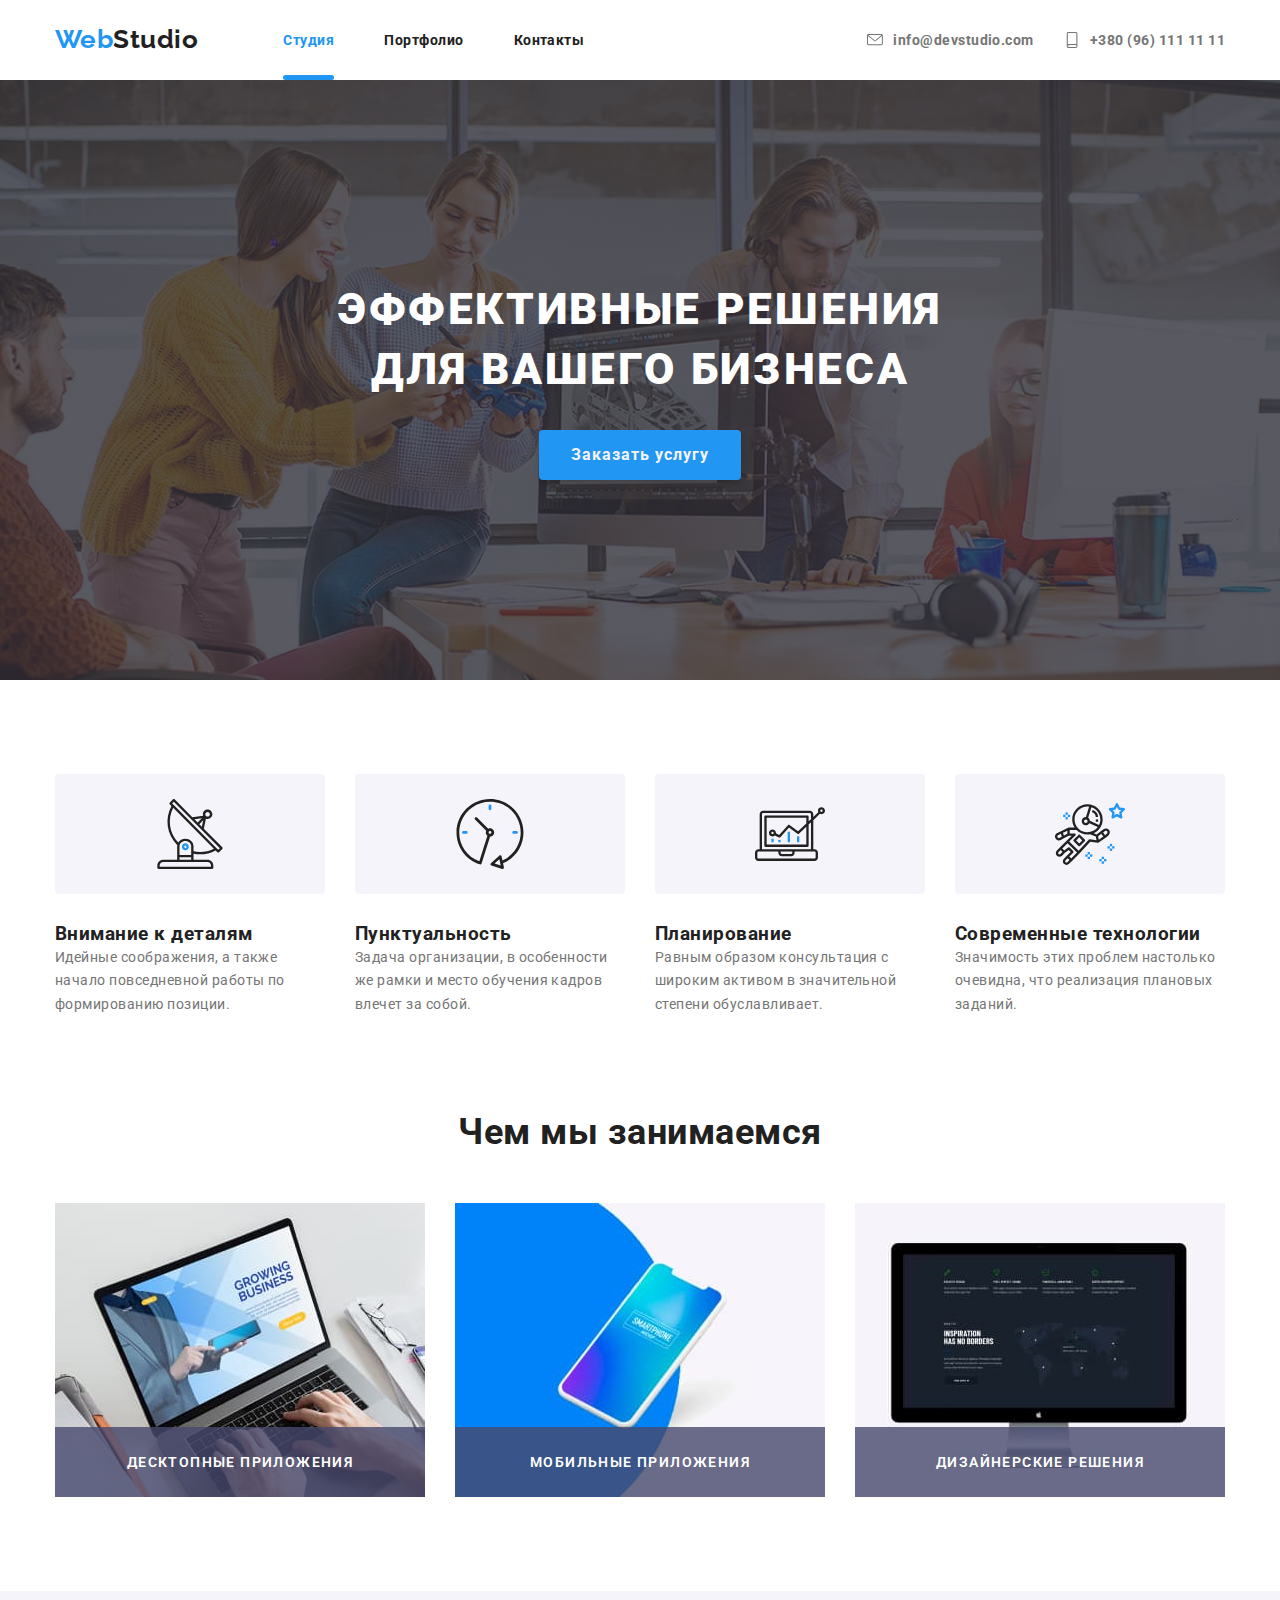
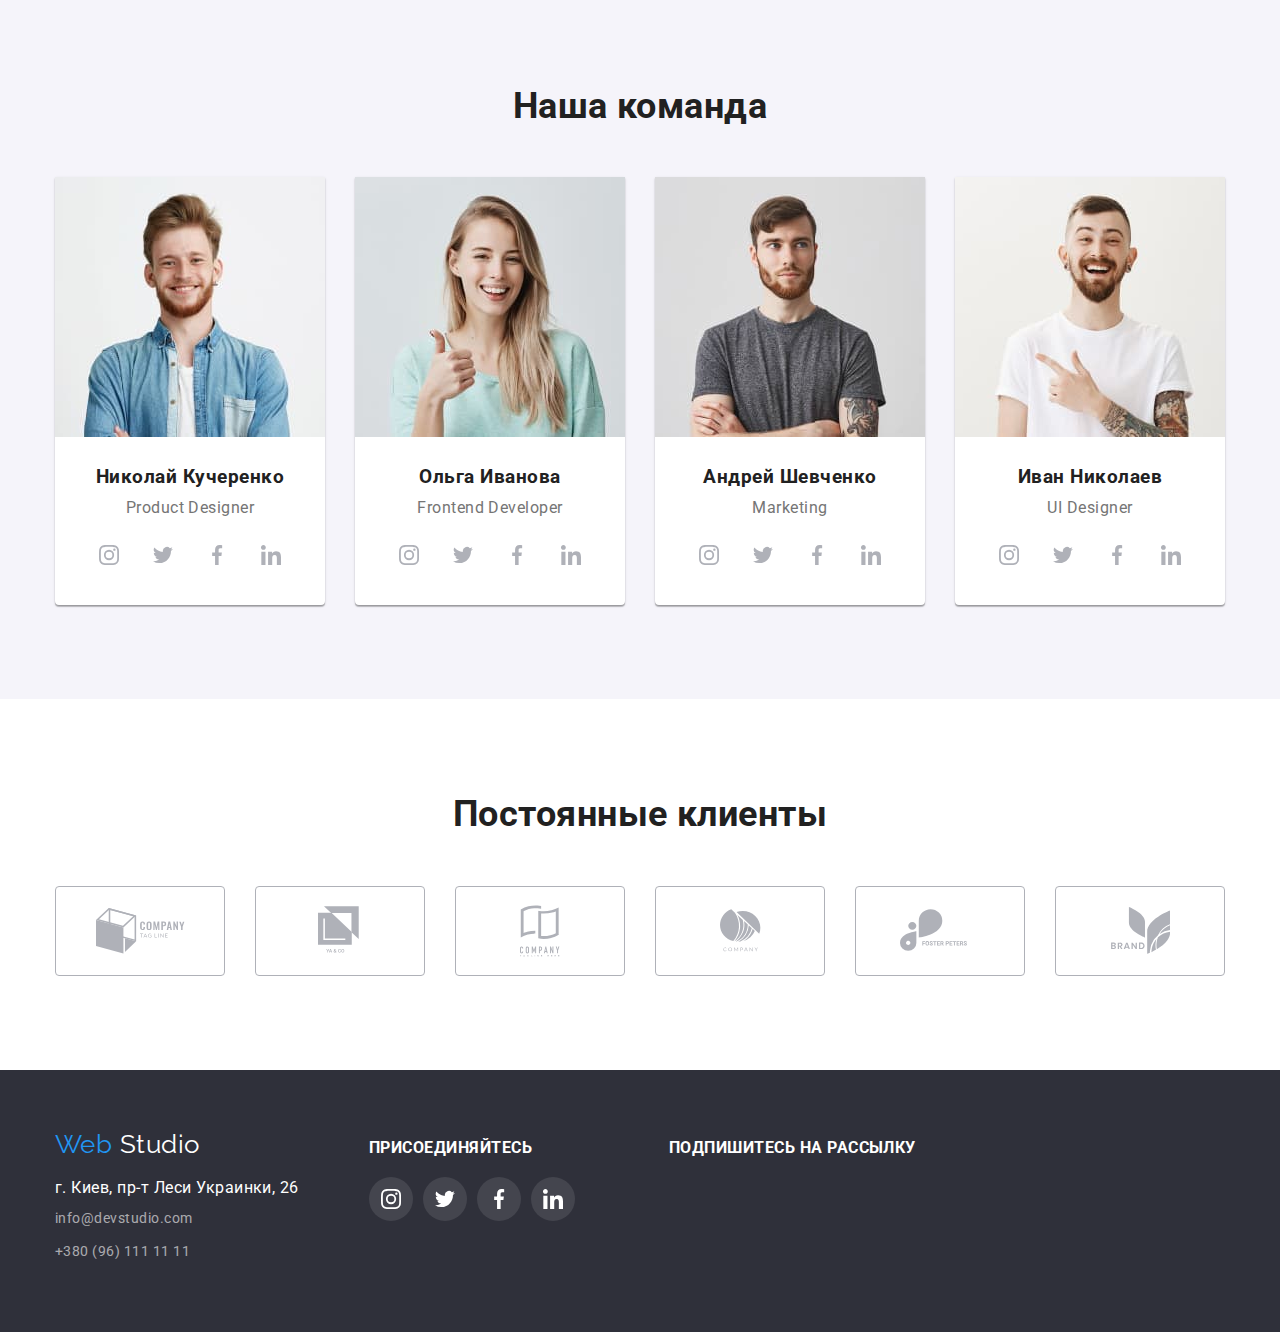
<file: index.html>
<!DOCTYPE html>
<html lang="ru">
<head>
    <meta charset="UTF-8">
    <meta name="viewport" content="width=device-width, initial-scale=1.0">
    <link href="https://fonts.googleapis.com/css2?family=Roboto:wght@400;600&display=swap" rel="stylesheet">
    <link href="https://fonts.googleapis.com/css2?family=Raleway:wght@700&display=swap" rel="stylesheet">
    <link rel="stylesheet" href="./css/normalize.css">
    <link rel="stylesheet" href="./css/styles.css">
    <title>Web Studio</title>
</head>

<body>
    <header class="index-no-border">
        <div class="section container flex-container">
            <nav class="top flex-container">
                <a class="logo" href="./index.html" aria-label="Главная страница"><span>Web</span> Studio</a>
                <ul class="top-nav-ul flex-container">
                    <li><a href="#" class="active-page hover-effect">Студия</a></li>
                    <li><a href="./portfolio.html" class="hover-effect menu-hover-underline">Портфолио</a></li>
                    <li><a href="#" class="hover-effect menu-hover-underline">Контакты</a></li>
                </ul>
            </nav>
            <address class="addres-header flex-container">
                <ul class="contact flex-container">
                    <li>
                        <a href="mailto:info@devstudio.com" class="hover-effect" aria-label="e-mail">
                            <svg class="address-icon">
                                <use href="./images/sprite.svg#envelope"></use>
                            </svg>
                            <span>info@devstudio.com</span>
                        </a>
                    </li>
                    <li>
                        <a href="tel:+380961111111" class="hover-effect" aria-label="Телефон">
                            <svg class="address-icon">
                                <use href="./images/sprite.svg#smartphone"></use>
                            </svg>
                            <span>+380 (96) 111 11 11</span>
                        </a>
                    </li>
                </ul>
            </address>
        </div>
    </header>
    <main>
        <section class="hero">
                <h1>Эффективные решения <br> для вашего бизнеса</h1>
                <button>Заказать услугу</button>
        </section>

        <section class="section benefits">
            <div class="container">
                <h2 class="hidden-header-h">Наши преимущества</h2>
                <ul class="benefits-list flex-container">
                    <li>
<!--                         <div class="placeholder-for-icon in-block-center-position">
                            <svg class="benefits-icon">
                                <use href="./images/sprite.svg#antenna"></use>
                            </svg>
                        </div> -->
                        <h3 class="antena">Внимание к деталям</h3>
                        <p>Идейные соображения, а также начало повседневной работы по формированию позиции.</p>
                    </li>
                    <li>
<!--                         <div class="placeholder-for-icon in-block-center-position">
                            <svg class="benefits-icon">
                                <use href="./images/sprite.svg#clock"></use>
                            </svg>
                        </div> -->
                        <h3 class="clock">Пунктуальность</h3>
                        <p>Задача организации, в особенности же рамки и место обучения кадров влечет за собой.</p>
                    </li>
                    <li>
<!--                         <div class="placeholder-for-icon in-block-center-position">
                            <svg class="benefits-icon">
                                <use href="./images/sprite.svg#diagram"></use>
                            </svg>
                        </div> -->
                        <h3 class="diagram">Планирование</h3>
                        <p>Равным образом консультация с широким активом в значительной степени обуславливает.</p>
                    </li>
                    <li>
<!--                         <div class="placeholder-for-icon in-block-center-position">
                            <svg class="benefits-icon">
                                <use href="./images/sprite.svg#astronaut"></use>
                            </svg>
                        </div> -->
                        <h3 class="astronaut">Современные технологии</h3>
                        <p>Значимость этих проблем настолько очевидна, что реализация плановых заданий.</p>
                    </li>
                </ul>
            </div>
        </section>

        <section class="section what-we-do">
            <div class="container">
                <h2 class="section-title">Чем мы занимаемся</h2>
                <ul class="what-we-do-list flex-container">
                    <li class="what-we-do-li">
                        <a href="#"><h3>Десктопные приложения</h3></a>
                        <img src="./images/what-we-do/notebook.jpg" alt="Ноутбук">
                    </li>
                    <li class="what-we-do-li">
                        <a href="#"><h3>Мобильные приложения</h3></a>
                        <img src="./images/what-we-do/smart.jpg" alt="Смарфон">
                    </li>
                    <li class="what-we-do-li">
                        <a href="#"><h3>Дизайнерские решения</h3></a>
                        <img src="./images/what-we-do/mac.jpg" alt="Компютер">
                    </li>
                </ul>
            </div>
        </section>

        <div class="wrapper-full-width">
            <section class="section our-team">
                <div class="container">
                    <h2 class="section-title">Наша команда</h2>
                    <ul class="our-team-list flex-container">
                        <li class="our-team-member">
                            <img src="./images/team/nikolai.jpg" alt="Фото Николая">
                            <h3>Николай Кучеренко</h3>
                            <b>Product Designer</b>
                            <ul class="social flex-container">
                                <li>
                                    <a href="#" aria-label="Instagram">
                                        <svg class="link-icon">
                                            <use href="./images/sprite.svg#instagram"></use>
                                        </svg>
                                    </a>
                                </li>
                                <li>
                                    <a href="#" aria-label="Twitter">
                                        <svg class="link-icon">
                                            <use href="./images/sprite.svg#twitter"></use>
                                        </svg>
                                    </a>
                                </li>
                                <li>
                                    <a href="#" aria-label="Facebook">
                                        <svg class="link-icon">
                                            <use href="./images/sprite.svg#facebook"></use>
                                        </svg>
                                    </a>
                                </li>
                                <li>
                                    <a href="#" aria-label="Linkedin">
                                        <svg class="link-icon">
                                            <use href="./images/sprite.svg#linkedin"></use>
                                        </svg>
                                    </a>
                                </li>
                            </ul>
                        </li>
                        <li class="our-team-member">
                            <img src="./images/team/olga.jpg" alt="Фото Ольги">
                            <h3>Ольга Иванова</h3>
                            <b>Frontend Developer</b>
                            <ul class="social flex-container">
                                <li>
                                    <a href="#" aria-label="Instagram">
                                        <svg class="link-icon">
                                            <use href="./images/sprite.svg#instagram"></use>
                                        </svg>
                                    </a>
                                </li>
                                <li>
                                    <a href="#" aria-label="Twitter">
                                        <svg class="link-icon">
                                            <use href="./images/sprite.svg#twitter"></use>
                                        </svg>
                                    </a>
                                </li>
                                <li>
                                    <a href="#" aria-label="Facebook">
                                        <svg class="link-icon">
                                            <use href="./images/sprite.svg#facebook"></use>
                                        </svg>
                                    </a>
                                </li>
                                <li>
                                    <a href="#" aria-label="Linkedin">
                                        <svg class="link-icon">
                                            <use href="./images/sprite.svg#linkedin"></use>
                                        </svg>
                                    </a>
                                </li>
                            </ul>
                        </li>
                        <li class="our-team-member">
                            <img src="./images/team/andrei.jpg" alt="Фото Андрея">
                            <h3>Андрей Шевченко</h3>
                            <b>Marketing</b>
                            <ul class="social flex-container">
                                <li>
                                    <a href="#" aria-label="Instagram">
                                        <svg class="link-icon">
                                            <use href="./images/sprite.svg#instagram"></use>
                                        </svg>
                                    </a>
                                </li>
                                <li>
                                    <a href="#" aria-label="Twitter">
                                        <svg class="link-icon">
                                            <use href="./images/sprite.svg#twitter"></use>
                                        </svg>
                                    </a>
                                </li>
                                <li>
                                    <a href="#" aria-label="Facebook">
                                        <svg class="link-icon">
                                            <use href="./images/sprite.svg#facebook"></use>
                                        </svg>
                                    </a>
                                </li>
                                <li>
                                    <a href="#" aria-label="Linkedin">
                                        <svg class="link-icon">
                                            <use href="./images/sprite.svg#linkedin"></use>
                                        </svg>
                                    </a>
                                </li>
                            </ul>
                        </li>
                        <li class="our-team-member">
                            <img src="./images/team/ivan.jpg" alt="Фото Ивана">
                            <h3>Иван Николаев</h3>
                            <b>UI Designer</b>
                            <ul class="social flex-container">
                                <li>
                                    <a href="#" aria-label="Instagram">
                                        <svg class="link-icon">
                                            <use href="./images/sprite.svg#instagram"></use>
                                        </svg>
                                    </a>
                                </li>
                                <li>
                                    <a href="#" aria-label="Twitter">
                                        <svg class="link-icon">
                                            <use href="./images/sprite.svg#twitter"></use>
                                        </svg>
                                    </a>
                                </li>
                                <li>
                                    <a href="#" aria-label="Facebook">
                                        <svg class="link-icon">
                                            <use href="./images/sprite.svg#facebook"></use>
                                        </svg>
                                    </a>
                                </li>
                                <li>
                                    <a href="#" aria-label="Linkedin">
                                        <svg class="link-icon">
                                            <use href="./images/sprite.svg#linkedin"></use>
                                        </svg>
                                    </a>
                                </li>
                            </ul>
                        </li>
                    </ul>
                </div>
            </section>
        </div>
        <section class="section clients">
            <div class="container">
                <h2 class="section-title">Постоянные клиенты</h2>
                <ul class="clients-list flex-container">
                    <li class="in-block-center-position">
                        <a href="#" aria-label="Лого Клиента 1">
                            <svg width="89" height="46" class="client-icon">
                                <use href="./images/sprite.svg#client1"></use>
                            </svg>                                
                        </a>
                    </li>
                    <li class="in-block-center-position">
                        <a href="#" aria-label="Лого Клиента 2">
                            <svg width="45" height="50" class="client-icon">
                                <use href="./images/sprite.svg#client2"></use>
                            </svg>
                        </a>
                    </li>
                    <li class="in-block-center-position">
                        <a href="#" aria-label="Лого Клиента 3">
                            <svg width="40" height="52" class="client-icon">
                                <use href="./images/sprite.svg#client3"></use>
                            </svg>
                        </a>
                    </li>
                    <li class="in-block-center-position">
                        <a href="#" aria-label="Лого Клиента 4">
                            <svg width="41" height="43" class="client-icon">
                                <use href="./images/sprite.svg#client4"></use>
                            </svg>
                        </a>
                    </li>
                    <li class="in-block-center-position">
                        <a href="#" aria-label="Лого Клиента 5">
                            <svg width="80" height="43" class="client-icon">
                                <use href="./images/sprite.svg#client5"></use>
                            </svg>
                        </a>
                    </li>
                    <li class="in-block-center-position">
                        <a href="#" aria-label="Лого Клиента 6">
                            <svg width="59" height="47" class="client-icon">
                                <use href="./images/sprite.svg#client6"></use>
                            </svg>
                        </a>
                    </li>
                </ul>
            </div>
        </section>
    </main>

    <footer>
        <div class="wrapper-in-footer section flex-container">
            <div class="logo-and-contact">
                <a class="logo" href="./index.html" aria-label="Главная страница"><span>Web</span> Studio</a>
                <address class="addres-footer">
                    <ul>
                        <li>г. Киев, пр-т Леси Украинки, 26</li>
                        <li><a href="mailto:info@devstudio.com">info@devstudio.com</a></li>
                        <li><a href="tel:+380961111111">+380 (96) 111 11 11</a></li>
                    </ul>
                </address>
            </div>
            <div class="join">
                <b>ПРИСОЕДИНЯЙТЕСЬ</b>
                <ul class="social flex-container">
                    <li>
                        <a href="#" aria-label="Instagram">
                            <svg class="link-icon">
                                <use href="./images/sprite.svg#instagram"></use>
                            </svg>
                        </a>
                    </li>
                    <li>
                        <a href="#" aria-label="Twitter">
                            <svg class="link-icon">
                                <use href="./images/sprite.svg#twitter"></use>
                            </svg>
                        </a>
                    </li>
                    <li>
                        <a href="#" aria-label="Facebook">
                            <svg class="link-icon">
                                <use href="./images/sprite.svg#facebook"></use>
                            </svg>
                        </a>
                    </li>
                    <li>
                        <a href="#" aria-label="Linkedin">
                            <svg class="link-icon">
                                <use href="./images/sprite.svg#linkedin"></use>
                            </svg>
                        </a>
                    </li>
                </ul>
            </div>
            <div class="subscribe">
                <b>ПОДПИШИТЕСЬ НА РАССЫЛКУ</b>
            </div>
        </div>
    </footer>
</body>
</html>
</file>
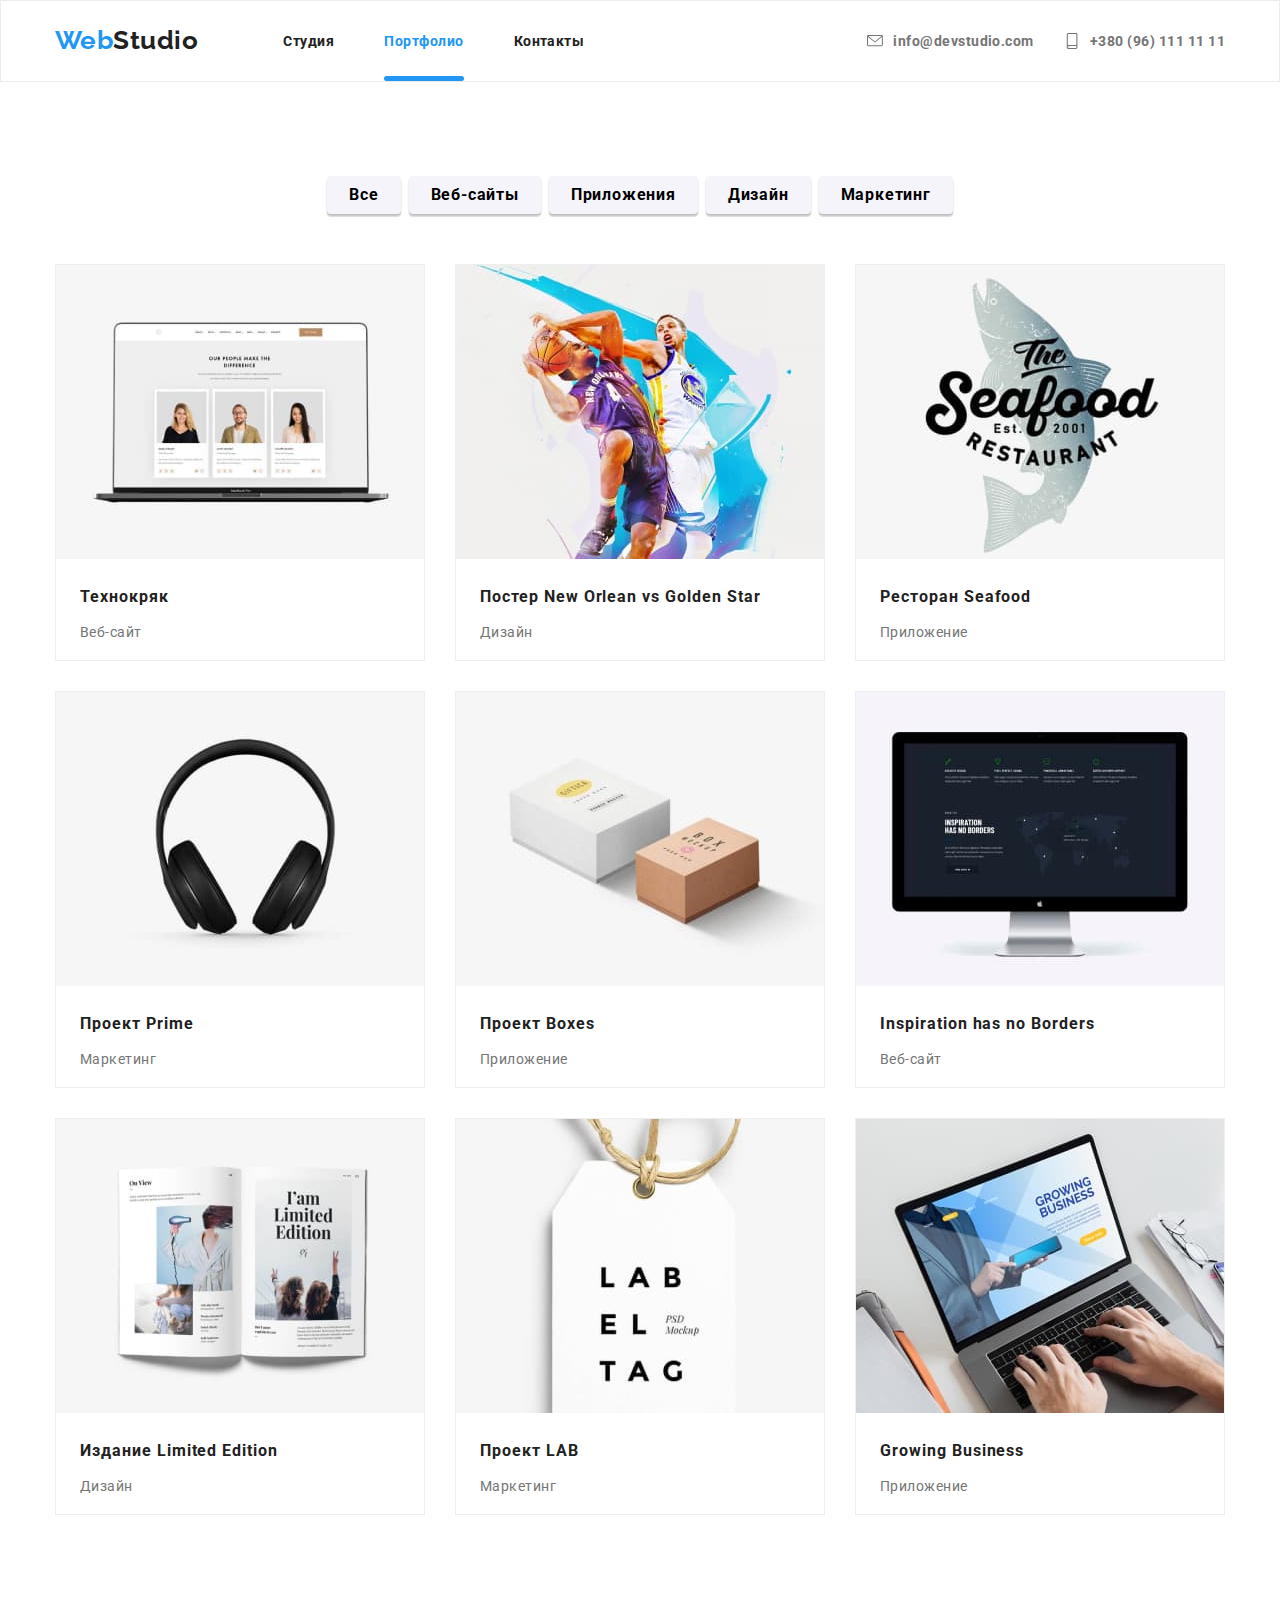
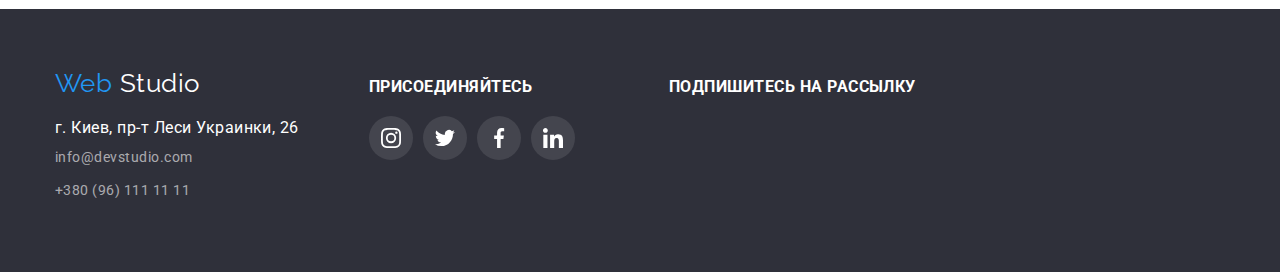
<file: portfolio.html>
<!DOCTYPE html>
<html lang="ru">
<head>
    <meta charset="UTF-8">
    <meta name="viewport" content="width=device-width, initial-scale=1.0">
    <link href="https://fonts.googleapis.com/css2?family=Roboto:wght@400;600&display=swap" rel="stylesheet">
    <link href="https://fonts.googleapis.com/css2?family=Raleway:wght@700&display=swap" rel="stylesheet">
    <link rel="stylesheet" href="./css/normalize.css">
    <link rel="stylesheet" href="./css/styles.css">
    <title>Web Studio</title>
</head>

<body>
    <header>
        <div class="section container flex-container">
            <nav class="top flex-container">
                <a class="logo" href="./index.html" aria-label="Главная страница"><span>Web</span> Studio</a>
                <ul class="top-nav-ul flex-container">
                    <li><a href="./index.html" class="hover-effect menu-hover-underline">Студия</a></li>
                    <li><a href="#" class="active-page hover-effect">Портфолио</a></li>
                    <li><a href="#" class="hover-effect menu-hover-underline">Контакты</a></li>
                </ul>
            </nav>

            <address class="addres-header flex-container">
                <ul class="contact flex-container">
                    <li class="envelope">
                        <a href="mailto:info@devstudio.com" class="hover-effect" aria-label="e-mail">
                            <svg class="address-icon">
                                <use href="./images/sprite.svg#envelope"></use>
                            </svg>
                            <span>info@devstudio.com</span>
                        </a>
                    </li>
                    <li class="phone">
                        <a href="tel:+380961111111" class="hover-effect" aria-label="Телефон">
                            <svg class="address-icon">
                                <use href="./images/sprite.svg#smartphone"></use>
                            </svg>
                            <span>+380 (96) 111 11 11</span>
                        </a>
                    </li>
                </ul>
            </address>
        </div>
    </header>
    <main>
        <section class="section portfolio">
            <div class="container">
                <h1 class="hidden-header-h">Портфолио</h1>
                <ul class="btn-group flex-container">
                    <li><button type="button">Все</button></li>
                    <li><button type="button">Веб-сайты</button></li>
                    <li><button type="button">Приложения</button></li>
                    <li><button type="button">Дизайн</button></li>
                    <li><button type="button">Маркетинг</button></li>
                </ul>
                <ul class="ul-portfolio flex-container">
                    <li>
                        <a href="#" aria-label="Ноутбук Технокряк">
                            <div>
                                <p class="hover-text">
                                    Технокряк это современная площадка распространения коронавируса.
                                    Компании используют эту платформу для цифрового шпионажа и атак
                                    на защищённые сервера конкурентов.
                                </p>
                                <img src="./images/portfolio/project1.jpg" alt="Ноутбук Технокряк">
                            </div>
                            <h2>Технокряк</h2>
                            <p class="filter">Веб-сайт</p>
                        </a>
                    </li>
                    <li>
                        <a href="#" aria-label="Постер Баскербол">
                            <div>
                                <p class="hover-text">
                                    Технокряк это современная площадка распространения коронавируса.
                                    Компании используют эту платформу для цифрового шпионажа и атак
                                    на защищённые сервера конкурентов.
                                </p>
                                <img src="./images/portfolio/project2.jpg" alt="Постер Баскербол">
                            </div>
                            <h2>Постер New Orlean vs Golden Star</h2>
                            <p class="filter">Дизайн</p>
                        </a>
                    </li>
                    <li>
                        <a href="#" aria-label="Ресторан Seafood">
                            <div>
                                <p class="hover-text">
                                    Технокряк это современная площадка распространения коронавируса.
                                    Компании используют эту платформу для цифрового шпионажа и атак
                                    на защищённые сервера конкурентов.
                                </p>
                                <img src="./images/portfolio/project3.jpg" alt="Лого Ресторана Seafood">
                            </div>
                            <h2>Ресторан Seafood</h2>
                            <p class="filter">Приложение</p>
                        </a>
                    </li>
                    <li>
                        <a href="#" aria-label="Проект Prime">
                            <div>
                                <p class="hover-text">
                                    Технокряк это современная площадка распространения коронавируса.
                                    Компании используют эту платформу для цифрового шпионажа и атак
                                    на защищённые сервера конкурентов.
                                </p>
                                <img src="./images/portfolio/project4.jpg" alt="Наушники">
                            </div>
                            <h2>Проект Prime</h2>
                            <p class="filter">Маркетинг</p>
                        </a>
                    </li>
                    <li>
                        <a href="#" aria-label="Проект коробки">
                            <div>
                                <p class="hover-text">
                                    Технокряк это современная площадка распространения коронавируса.
                                    Компании используют эту платформу для цифрового шпионажа и атак
                                    на защищённые сервера конкурентов.
                                </p>
                                <img src="./images/portfolio/project5.jpg" alt="Чудо коробки">
                            </div>
                            <h2>Проект Boxes</h2>
                            <p class="filter">Приложение</p>
                        </a>
                    </li>
                    <li>
                        <a href="#" aria-label="Веб-сайт">
                            <div>
                                <p class="hover-text">
                                    Технокряк это современная площадка распространения коронавируса.
                                    Компании используют эту платформу для цифрового шпионажа и атак
                                    на защищённые сервера конкурентов.
                                </p>
                                <img src="./images/portfolio/project6.jpg" alt="Сайт на мониторе">
                            </div>
                            <h2>Inspiration has no Borders</h2>
                            <p class="filter">Веб-сайт</p>
                        </a>
                    </li>
                    <li>
                        <a href="#" aria-label="Дизайн">
                            <div>
                                <p class="hover-text">
                                    Технокряк это современная площадка распространения коронавируса.
                                    Компании используют эту платформу для цифрового шпионажа и атак
                                    на защищённые сервера конкурентов.
                                </p>
                                <img src="./images/portfolio/project7.jpg" alt="Разворот книги с фантастическим дизайном">
                            </div>
                            <h2>Издание Limited Edition</h2>
                            <p class="filter">Дизайн</p>
                        </a>
                    </li>
                    <li>
                        <a href="#" aria-label="Маркетинг">
                            <div>
                                <p class="hover-text">
                                    Технокряк это современная площадка распространения коронавируса.
                                    Компании используют эту платформу для цифрового шпионажа и атак
                                    на защищённые сервера конкурентов.
                                </p>
                                <img src="./images/portfolio/project8.jpg" alt="Прикольная лейба на шнурке">
                            </div>
                            <h2>Проект LAB</h2>
                            <p class="filter">Маркетинг</p>
                        </a>
                    </li>
                    <li>
                        <a href="#" aria-label="Приложение">
                            <div>
                                <p class="hover-text">
                                    Технокряк это современная площадка распространения коронавируса.
                                    Компании используют эту платформу для цифрового шпионажа и атак
                                    на защищённые сервера конкурентов.
                                </p>
                                <img src="./images/portfolio/project9.jpg" alt="Приложение на ноутбуке">
                            </div>
                            <h2>Growing Business</h2>
                            <p class="filter">Приложение</p>
                        </a>
                    </li>
                </ul>
            </div>
        </section>
    </main>
    <footer>
        <div class="wrapper-in-footer section flex-container">
            <div class="logo-and-contact">
                <a class="logo" href="./index.html" aria-label="Главная страница"><span>Web</span> Studio</a>
                <address class="addres-footer">
                    <ul>
                        <li>г. Киев, пр-т Леси Украинки, 26</li>
                        <li><a href="mailto:info@devstudio.com">info@devstudio.com</a></li>
                        <li><a href="tel:+380961111111">+380 (96) 111 11 11</a></li>
                    </ul>
                </address>
            </div>
            <div class="join">
                <b>ПРИСОЕДИНЯЙТЕСЬ</b>
                <ul class="social flex-container">
                    <li>
                        <a href="#" aria-label="Instagram">
                            <svg class="link-icon">
                                <use href="./images/sprite.svg#instagram"></use>
                            </svg>
                        </a>
                    </li>
                    <li>
                        <a href="#" aria-label="Twitter">
                            <svg class="link-icon">
                                <use href="./images/sprite.svg#twitter"></use>
                            </svg>
                        </a>
                    </li>
                    <li>
                        <a href="#" aria-label="Facebook">
                            <svg class="link-icon">
                                <use href="./images/sprite.svg#facebook"></use>
                            </svg>
                        </a>
                    </li>
                    <li>
                        <a href="#" aria-label="Linkedin">
                            <svg class="link-icon">
                                <use href="./images/sprite.svg#linkedin"></use>
                            </svg>
                        </a>
                    </li>
                </ul>
            </div>
            <div class="subscribe">
                <b>ПОДПИШИТЕСЬ НА РАССЫЛКУ</b>
            </div>
        </div>
    </footer>
</body>
</html>
</file>
<file: css/styles.css>
:root{
    --main-font-family: 'Roboto', sans-serif;
    --logo-font-family: 'Raleway', sans-serif;
    
    --main-font-color: #212121;
    --main-font-on-dark-fon-color: #ffffff;
    --secondary-font-color: #757575;
    --address-footer-a-color: rgba(255, 255, 255, 0.6);

    --secondary-bg-color: #F5F4FA;
    --member-card-bg-color: #ffffff;
    --what-we-do-card-header-bg-color: rgba(70, 73, 109, 0.8);
    --portfolio-card-hover-bg: rgba(33, 150, 243, 0.9);
    --footer-bg-color: #2F303A;
    --social-links :rgba(255, 255, 255, 0.1);

    --header-border-color: #ECECEC;
    --clients-border-color: #AFB1B8;
    --portfolio-card-border-color: #EEEEEE;

    --swg-icons-main-color: #AFB1B8;

    --portfolio-button-shadow:
        0px 2px 2px rgba(0, 0, 0, 0.12),
        0px 1px 2px rgba(0, 0, 0, 0.08),
        0px 3px 1px rgba(0, 0, 0, 0.1);

    --our-team-member-shadow:
        0px 2px 1px rgba(0, 0, 0, 0.2),
        0px 1px 1px rgba(0, 0, 0, 0.14),
        0px 1px 3px rgba(0, 0, 0, 0.12);

    --portfolio-card-shadow:
        1px 4px 6px rgba(0, 0, 0, 0.16),
        0px 4px 4px rgba(0, 0, 0, 0.06),
        0px 1px 1px rgba(0, 0, 0, 0.12);

    --hero-button-shadow: 0px 4px 4px rgba(0, 0, 0, 0.15);

    --hero-gradient-1: rgba(47, 48, 58, 0.8);
    --hero-gradient-2: rgba(47, 48, 58, 0.8);
    
    --main-hover-color: #2196F3;

    --max-width: 1200px;

    --transition-duration-time: 250ms;
    --cubic-hover: cubic-bezier(0.4, 0, 0.2, 1);
}

html {
    box-sizing: border-box;
}
  
*,
*::before,
*::after {
    box-sizing: inherit;
}

*:hover,
*:focus{
    transition-duration: var(--transition-duration-time); 
    transition-timing-function: var(--cubic-hover);
}

/* body ===================================================================== */
body{
    font-family: var(--main-font-family);
    color: var(--main-font-color);
    letter-spacing: 0.03em;
}



/* some reset ===================================================================== */
a{ text-decoration: none; }

address{ font-style: normal; }

ul{ 
    list-style-type: none;
    padding: 0;
    margin: 0;
}

p, h2{
    margin: 0;
}

img {
    display: block;
    max-width: 100%;
    height: auto;
}

.section{
    margin: 0 auto;
    padding-top: 94px;
    padding-bottom: 94px;
    padding-left: 15px;
    padding-right: 15px;
}

.container{
    margin: 0 auto;
    max-width: var(--max-width);
}

.in-block-center-position{
    display: flex;
    justify-content: center;
    align-items: center;
}

/* Header ===================================================================== */
header{
    color: var(--main-font-color);
    border: 1px solid var(--header-border-color);
}

header div.flex-container{
    min-height: 80px;
    justify-content: space-between;
}

header div.section{
    padding-top: 0;
    padding-bottom: 0;
}

.index-no-border{
    border: 0;
}

.flex-container{
    display: flex;
    flex-wrap: wrap;
}

    header li, header a{
        display: flex;
        align-items: center;
        font-weight: 700;
        color: var(--main-font-color);
    }

        .logo{
            margin-right: 85px;
            font-family: var(--logo-font-family);
            font-size: 26px;
            color: var(--main-font-color);
            text-decoration: none;
        }

            .logo span{ color: var(--main-hover-color); }

        .top,
        .top-nav-ul,
        .addres-header{
            font-size: 14px;
        }

            .top-nav-ul li:not(:last-child){
                margin-right: 50px;
            }

            .top-nav-ul a{
                min-height: 80px;
            }
        
            .addres-header a{
                color: var(--secondary-font-color);
                fill: var(--secondary-font-color);
            }

            .contact li:not(:last-child){
                margin-right: 30px;
            }

            .contact a{
                min-height: 80px;
            }
            
            .address-icon{
                display: inline-block;
                width: 16px;
                height: 16px;
            }

                .contact span{
                    padding-left: 10px;
                }


    /*menu hover effect ==================== */
    .active-page{
        color: var(--main-hover-color);
    }

    .hover-effect:hover,
    .hover-effect:focus{
        color: var(--main-hover-color);
        fill: var(--main-hover-color);
    }

    /*menu underline ==================== */
    .active-page,
    .menu-hover-underline{
        position: relative;
    }

    .active-page::after,
    .menu-hover-underline::after{
        content: "";
        width: 100%;
        display: block;
        position: absolute;
        bottom: 0;
        height: 5px;
        background-color: var(--main-hover-color);
        border-radius: 3px;
        opacity: 0;
    }

    .active-page::after{
        opacity: 1;
    }

    .menu-hover-underline:hover::after,
    .menu-hover-underline:focus::after{
        opacity: 1;
        transition-duration: var(--transition-duration-time);
        transition-timing-function: var(--cubic-hover);
    }



/*Main element ===================== index.html ================================================*/
.hero{
    margin: 0 auto;
    height: 600px;
    max-width: 1600px;
    text-align: center;
    background-image:
                linear-gradient(to right, var(--hero-gradient-1),var(--hero-gradient-2)),
                url("../images/hero-image.jpg");
    background-position: center;
}

    .hero h1{
        margin-top:0;
        margin-bottom: 30px;
        padding-top: 200px;
        color:var(--main-font-on-dark-fon-color);
        font-family: var(--main-font-family);
        font-style: normal;
        font-weight: 900;
        font-size: 44px;
        line-height: 1.36;
        text-align: center;
        letter-spacing: 0.06em;
        text-transform: uppercase;
    }

    .hero button{
        padding: 10px 32px;
        line-height: 1.9;
        background-color: var(--main-hover-color);
        font-family: var(--main-font-family);
        color: var(--secondary-bg-color);
        font-size: 16px;
        font-weight: 700;
        letter-spacing: 0.06em;
        box-shadow: var(--hero-button-shadow);
        border: 0;
        border-radius: 4px;
    }

.wrapper-full-width{
    background-color: var(--secondary-bg-color);
}

.section-title{
    font-size: 36px;
    line-height: 1.17;
}



/*in section benefits ===================== index.html ================================================*/
.hidden-header-h{
    line-height: 0;
    font-size: 0;
}

.benefits-list{
    justify-content: space-between;
    text-align: center;
}

    .benefits-list.flex-container{
        justify-content: center;
    }

    .benefits-list li{
        width: 270px;
        text-align: left;
        margin-right: 30px;
    }
    
    .benefits-list li:last-child{
        margin-right: 0;
    }

    .benefits-list li h3{
        margin: 0;
    }

        .benefits-list li h3::before{
            content: "";
            display: block;
            width: 270px;
            height: 120px;
            background-color: var(--secondary-bg-color);
            border-radius: 4px;
            margin-bottom: 30px;
            background-repeat: no-repeat;
            background-position: center;
        }
        
        .antena::before{ background-image: url("../images/benefits-svg/antenna.svg"); }
        .clock::before{ background-image: url("../images/benefits-svg/clock.svg"); }
        .diagram::before{ background-image: url("../images/benefits-svg/diagram.svg"); }
        .astronaut::before{ background-image: url("../images/benefits-svg/astronaut.svg"); }

/*     .placeholder-for-icon{
        height: 120px;
        margin-bottom: 30px;
        background-color: var(--secondary-bg-color);
        border-radius: 4px;
    } */
        .benefits-icon{
            width: 70px;
            height: 70px;
        }

        .benefits-list p{
            font-family: var(--main-font-family);
            font-style: normal;
            font-weight: 400;
            font-size: 14px;
            line-height: 1.7;
            color: var(--secondary-font-color);
        }



/*in section what-we-do ===================== index.html ================================================*/
.what-we-do.section{
    padding-top: 0;
}

.section-title{
    margin-bottom: 50px;
    text-align: center;
}

.what-we-do-list{
    justify-content: center;
}

.what-we-do-list li:not(:last-child){
    margin-right: 30px;
}

.what-we-do-list li{
    position: relative;
}

.what-we-do a{
    display: flex;
    justify-content: center;
    align-items: center;
    position: absolute;
    bottom: 0;
    color: var(--main-font-on-dark-fon-color);
    width: 100%;
    height: 70px;
    background-color: var(--what-we-do-card-header-bg-color);
}

    .what-we-do h3{
        margin: 0;
        font-family: var(--main-font-family);
        font-weight: 600;
        font-size: 14px;
        letter-spacing: 0.1em;
        text-transform: uppercase;
    }



/*in section our-team ===================== index.html ================================================*/
.our-team{
    text-align: center;
}

.our-team-list{
    justify-content: center;
}

.our-team h2{
    margin-bottom: 50px;
}

    .our-team-member{
        margin-right: 30px;
        padding-bottom: 24px;
        background-color:var(--member-card-bg-color);
        width: 270px;
        text-align: center;
        background: var(--member-card-bg-color);
        box-shadow: var(--our-team-member-shadow);
        border-radius: 0px 0px 4px 4px;
    }

    .our-team-member:last-child{
        margin-right: 0;
    }

        .our-team-member b{
            display: inline-block;
            margin-bottom: 16px;
            font-family: var(--main-font-family);
            font-style: normal;
            font-weight: 400;
            font-size: 16px;
            text-align: center;
            color: var(--secondary-font-color);
        }

        .our-team-member img{
            margin-bottom: 30px;
        }

        .our-team-member h3{
            margin-top: 0;
            margin-bottom: 10px;
        }

        .our-team-member .social{
            justify-content: center;
        }

        .social li:not(:last-child){
            margin-right: 10px;
            justify-content: space-between;
        }

        .social li a{
            display: block;
            border-radius: 50%;
        }

        .social .link-icon{
            border-radius: 50%;
            width: 44px;
            height: 44px;
            fill: var(--swg-icons-main-color);
        }

            .social a:hover .link-icon,
            .social a:focus .link-icon{
                background-color: var(--main-hover-color);
                fill:var(--main-font-on-dark-fon-color);
            }

            footer .social .link-icon{
                background-color:var(--social-links);
                fill: var(--main-font-on-dark-fon-color);
            }



/*in section clients ===================== index.html ================================================*/
.clients{
    text-align: center;
}

.clients-list li:not(:last-child){
    margin-right: 30px;
}

    .clients .section-title{
        margin-bottom: 50px;
    }

    .clients-list{
        justify-content: center;
    }

    .clients-list li{
        width: 170px;
        height: 90px;
        border: 1px solid var(--swg-icons-main-color);
        border-radius: 4px;
    }
        .clients-list li svg{
            fill: var(--swg-icons-main-color);
        }

        .clients-list li a:hover svg,
        .clients-list li a:focus svg{
            fill: var(--main-hover-color);
            transition-duration: var(--transition-duration-time); 
            transition-timing-function: var(--cubic-hover);
        }

    .clients-list li:hover,
    .clients-list li:focus{
        border: 1px solid var(--main-hover-color);
    }

    .clients-list a{
        display: flex;
        justify-content: center;
        align-items: center;
        width: 100%;
        height: 100%;
        box-sizing: border-box;
    }


/*in section portfolio ===================== portfolio.html ================================================*/    
    .btn-group{
        margin-bottom: 50px;
        text-align: center;
        justify-content: center;
    }

    .btn-group li:not(:last-child){
        margin-right: 8px;
    }

        .btn-group button{
            padding: 6px 22px;
            font-size: 16px;
            line-height: 1.6;
            background-color: var(--secondary-bg-color);
            font-family: var(--main-font-family);
            font-weight: 700;
            letter-spacing: 0.05em;
            border: none;
            box-shadow: var(--portfolio-button-shadow);
            border-radius: 4px;
        }

        .btn-group button:hover,
        .btn-group button:focus{
            background-color: var(--main-hover-color);
            color: var(--secondary-bg-color);
        }

    .ul-portfolio{
        text-align: center;
        justify-content: center;
    }

        .ul-portfolio li{
            width: 370px;
            border: 1px solid var(--portfolio-card-border-color);
            box-sizing: border-box;
            margin-right: 30px;
            margin-bottom: 30px;
            padding-bottom: 20px;
            overflow: hidden;
        }

        .ul-portfolio li a div{
            position: relative;
            overflow: hidden;
            margin-bottom: 20px;
        }

        .hover-text{
            position: absolute;
            width: 100%;
            height: 100%;
            padding: 63px 24px;
            background: var(--portfolio-card-hover-bg);
            color: var(--main-font-on-dark-fon-color);
            font-weight: 400;
            font-size: 18px;
            line-height: 28px;
            top: 100%;
            transition-property: top;
            transition-duration: var(--transition-duration-time); 
            transition-timing-function: var(--cubic-hover);
        }
        
        .ul-portfolio a:hover .hover-text,
        .ul-portfolio a:focus .hover-text{
            top: 0;
        }

        .ul-portfolio li:hover,
        .ul-portfolio li:focus{
            box-sizing: border-box;
            box-shadow: var(--portfolio-card-shadow);
        }

        .ul-portfolio li:nth-last-child(-n+3){
            margin-bottom: 0; /* убрал у троих последних блоков отступ снизу */
        }
        
        .ul-portfolio li:nth-child(3n){
            margin-right: 0; /* убрал у каждого третьего блока отступ справа */
        }
        
            .ul-portfolio a{
                display: block;
                position: relative;
                text-decoration: none;
                width: inherit;
            }
            
                .ul-portfolio li h2,
                .ul-portfolio li p{
                    padding-left: 24px;
                    text-align: left;
                }
                
                .ul-portfolio a h2{
                    margin-bottom: 9px;
                    color: var(--main-font-color);
                    font-family: var(--main-font-family);
                    font-style: normal;
                    font-weight: 700;
                    font-size: 16px;
                    line-height: 2.25;
                    letter-spacing: 0.06em;
                }
                
                .ul-portfolio .filter{
                    color: var(--secondary-font-color);
                    font-family: var(--main-font-family);
                    font-style: normal;
                    font-weight: 400;
                    font-size: 14px;
                }



/*Footer ===================================================================== */
footer{
    color: var(--main-font-on-dark-fon-color);
    background-color: var(--footer-bg-color);
}

footer div.section{
    padding-top: 60px;
    padding-bottom: 60px;
}
   
    .wrapper-in-footer{
        padding-top: 60px;
        max-width: var(--max-width);
    }

    footer .flex-container{
        align-items: baseline;
    }

    footer div{
        vertical-align: top;
    }

    .logo-and-contact{
        margin-right: 70px;
    }

    .logo-and-contact .logo,
    .join b,
    .subscribe b{
        display: block;
        margin-bottom: 20px;
    }

    .join{
        width: 206px;
        margin-right: 94px;
    }

    .join .social{
        justify-content: space-between;
    }
    
        footer .logo{ color: var(--main-font-on-dark-fon-color); }

    .addres-footer ul li{
        margin-bottom: 9px;
    }

    .addres-footer ul li a{
        font-family: var(--main-font-family);
        font-style: normal;
        font-weight: 400;
        line-height: 1.7;
        font-size: 14px;
        color: var(--address-footer-a-color);
    }
</file>
